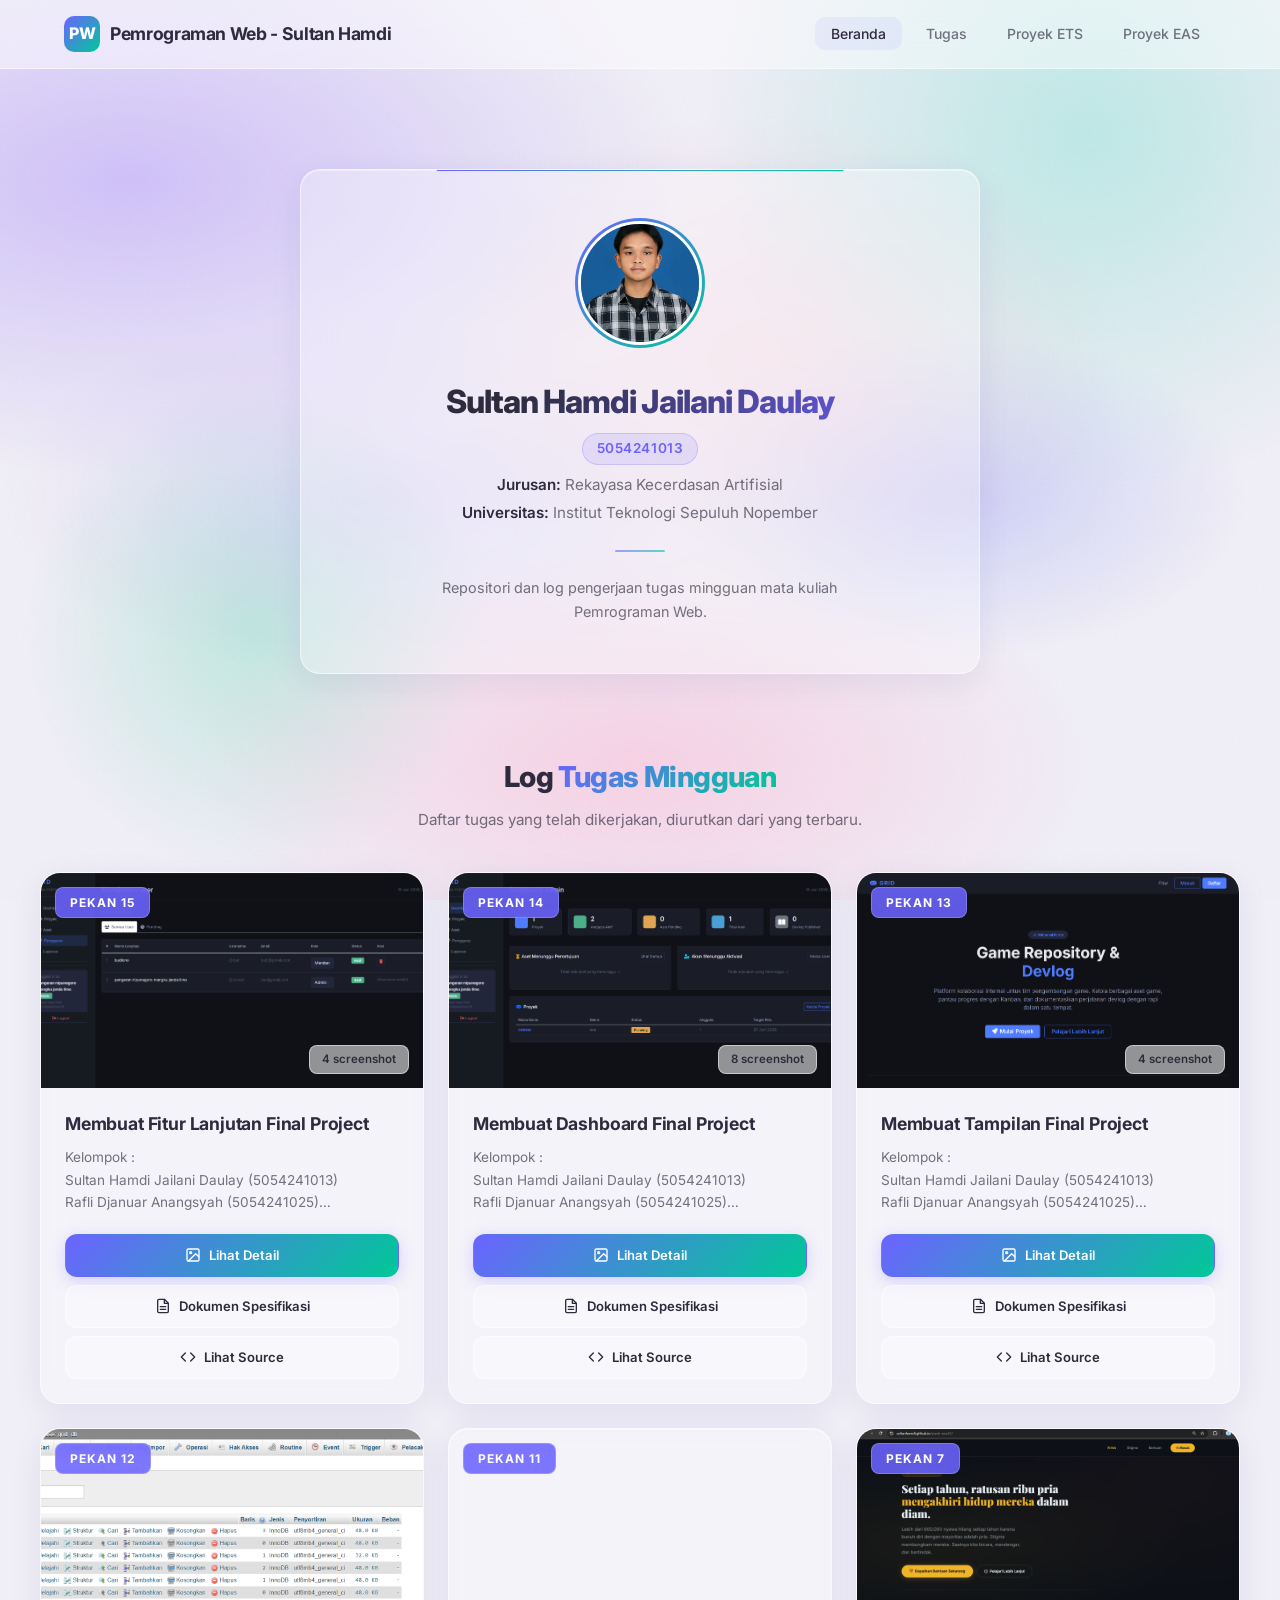
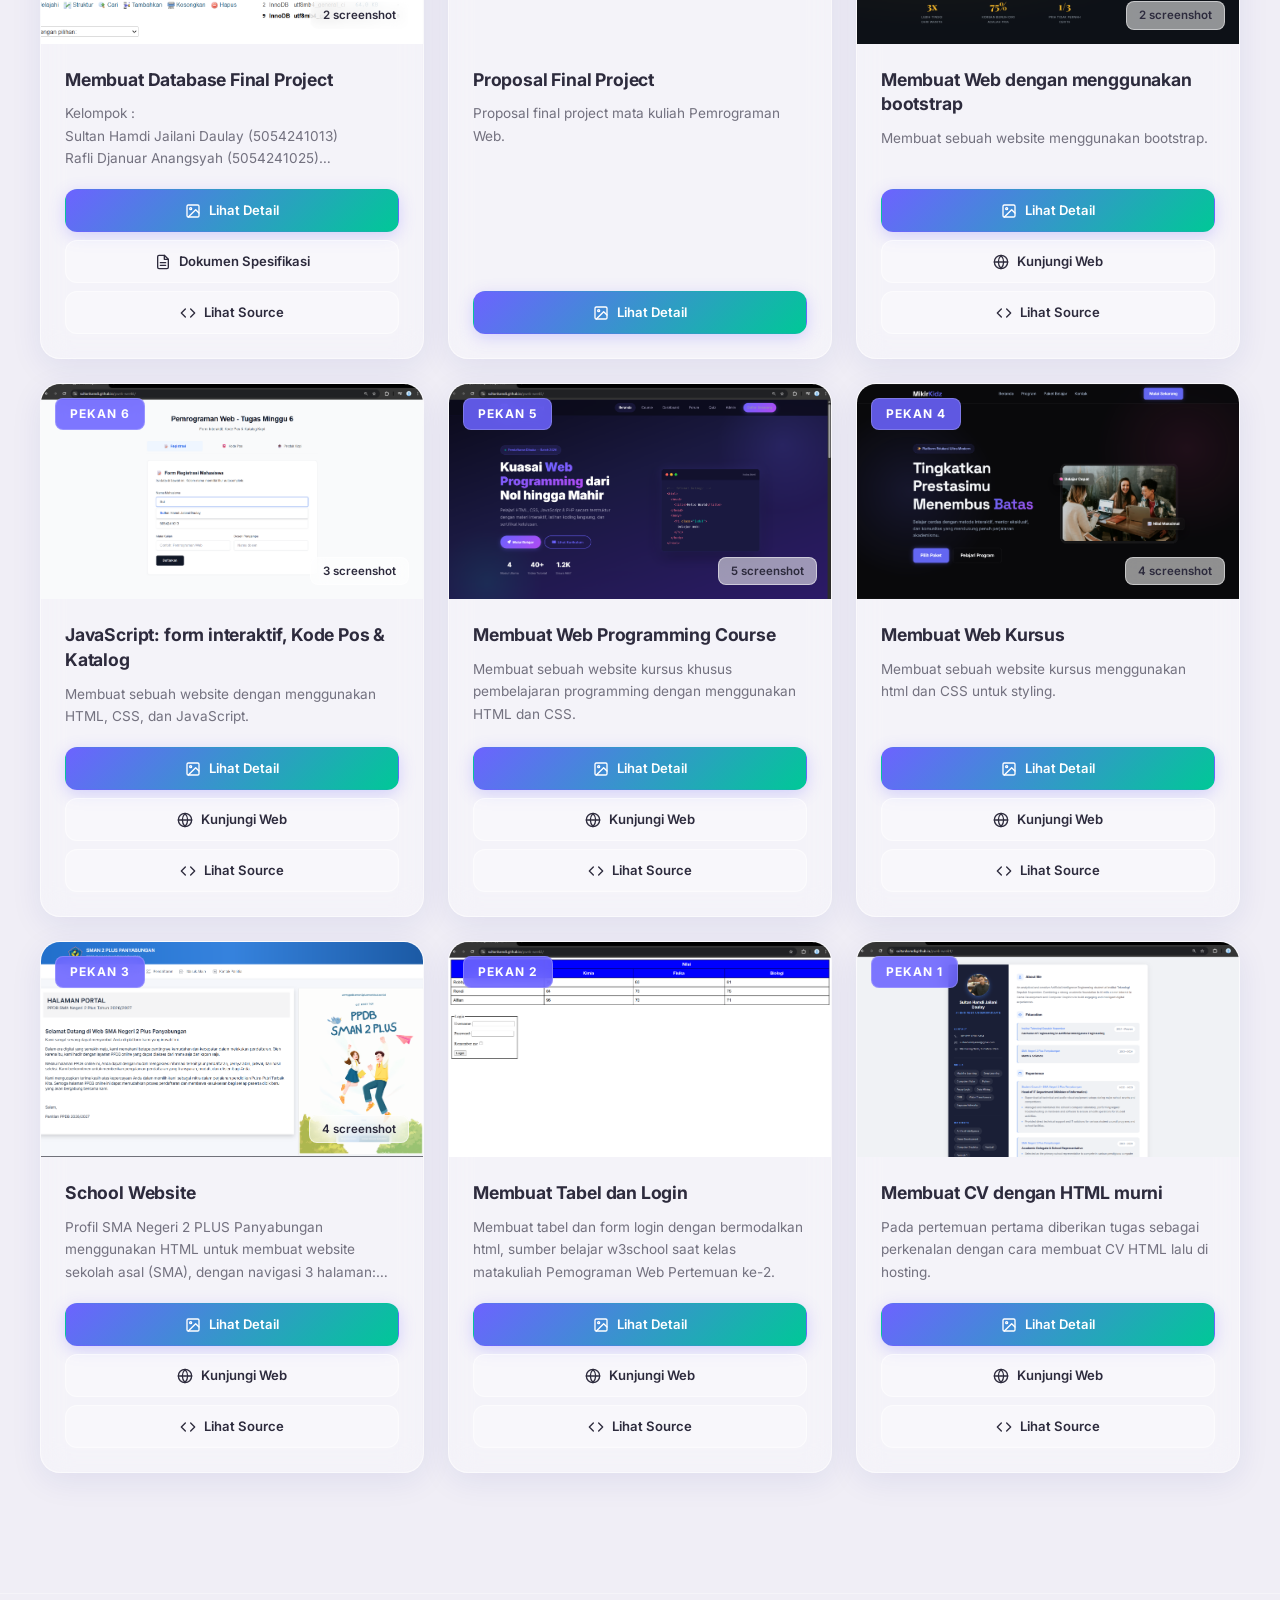
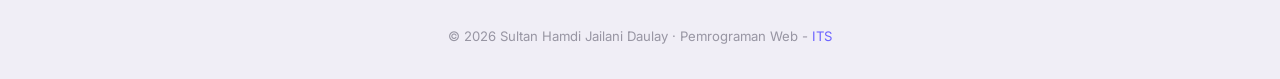
<file: index.html>
<!DOCTYPE html>
<html lang="id">

<head>
  <meta charset="UTF-8" />
  <meta name="viewport" content="width=device-width, initial-scale=1.0" />
  <meta name="description"
    content="Portal pengumpulan tugas mingguan mata kuliah Pemrograman Web - Sultan Hamdi Jailani Daulay, Rekayasa Kecerdasan Artifisial, ITS." />
  <meta name="theme-color" content="#f0eef6" />
  <title>Pemrograman Web - Sultan Hamdi Jailani Daulay</title>
  <link rel="stylesheet" href="style.css" />
</head>

<body>

  <!-- Noise texture overlay -->
  <div class="noise-overlay" aria-hidden="true"></div>

  <!--  NAVBAR  -->
  <nav class="navbar" id="navbar">
    <div class="container">
      <a href="#" class="navbar-brand">
        <div class="logo-icon" aria-hidden="true">PW</div>
        <span>Pemrograman Web - Sultan Hamdi</span>
      </a>
      <ul class="navbar-links">
        <li><a href="#hero" class="active" id="nav-home">Beranda</a></li>
        <li><a href="#tasks" id="nav-tasks">Tugas</a></li>
        <li><a href="ets.html" id="nav-ets">Proyek ETS</a></li>
        <li><a href="eas.html" id="nav-eas">Proyek EAS</a></li>
      </ul>
    </div>
  </nav>

  <main>
    <!--  HERO / PROFILE  -->
    <section class="hero container" id="hero">
      <div class="profile-card glass">
        <div class="profile-image-wrapper">
          <img src="image/profile.jpeg" alt="Foto Sultan Hamdi Jailani Daulay" class="profile-image" id="profile-img" />
        </div>

        <h1 class="profile-name">Sultan Hamdi Jailani Daulay</h1>

        <p class="profile-detail nim">5054241013</p>
        <p class="profile-detail"><strong>Jurusan:</strong> Rekayasa Kecerdasan Artifisial</p>
        <p class="profile-detail"><strong>Universitas:</strong> Institut Teknologi Sepuluh Nopember</p>

        <hr class="divider" />

        <p class="profile-bio">
          Repositori dan log pengerjaan tugas mingguan mata kuliah Pemrograman Web.
        </p>
      </div>
    </section>

    <!--  TASK SECTION  -->
    <section class="task-section container" id="tasks">
      <div class="section-header">
        <h2>Log <span class="accent">Tugas Mingguan</span></h2>
        <p>Daftar tugas yang telah dikerjakan, diurutkan dari yang terbaru.</p>
      </div>

      <!-- Cards will be injected here by script.js -->
      <div id="task-container"></div>
    </section>
  </main>

  <!--  FOOTER  -->
  <footer class="footer">
    <div class="container">
      <p>&copy; <span id="current-year"></span> Sultan Hamdi Jailani Daulay &middot; Pemrograman Web - <a
          href="https://www.its.ac.id" target="_blank" rel="noopener noreferrer">ITS</a></p>
    </div>
  </footer>

  <!-- Scroll-to-top -->
  <button class="scroll-top" id="scroll-top-btn" aria-label="Scroll to top">
    <svg xmlns="http://www.w3.org/2000/svg" viewBox="0 0 24 24" fill="none" stroke="currentColor" stroke-width="2"
      stroke-linecap="round" stroke-linejoin="round">
      <path d="M12 19V5" />
      <polyline points="5 12 12 5 19 12" />
    </svg>
  </button>

  <!-- Scripts: data first, then logic -->
  <script src="data.js"></script>
  <script src="script.js"></script>
</body>

</html>
</file>
<file: style.css>
/* =========================================
   GLOBAL RESETS & BASE
   ========================================= */
@import url('https://fonts.googleapis.com/css2?family=Inter:wght@300;400;500;600;700;800&display=swap');

*,
*::before,
*::after {
  margin: 0;
  padding: 0;
  box-sizing: border-box;
}

:root {
  /* Color Tokens - Bright Glassmorphism */
  --bg-primary: #f0eef6;
  --glass-bg: rgba(255, 255, 255, 0.30);
  --glass-bg-hover: rgba(255, 255, 255, 0.45);
  --glass-border: rgba(255, 255, 255, 0.55);
  --glass-border-hover: rgba(255, 255, 255, 0.75);
  --glass-shadow: rgba(31, 38, 135, 0.08);
  --text-primary: #2d2b3d;
  --text-secondary: rgba(45, 43, 61, 0.65);
  --text-muted: rgba(45, 43, 61, 0.45);
  --accent-1: #6c63ff;
  --accent-2: #00c897;
  --accent-3: #ff6b9d;
  --accent-gradient: linear-gradient(135deg, var(--accent-1), var(--accent-2));
  --border-radius: 20px;
  --border-radius-sm: 12px;
  --transition: 0.35s cubic-bezier(0.25, 0.46, 0.45, 0.94);
}

html {
  scroll-behavior: smooth;
  font-size: 16px;
}

body {
  font-family: 'Inter', -apple-system, BlinkMacSystemFont, sans-serif;
  background: var(--bg-primary);
  color: var(--text-primary);
  min-height: 100vh;
  overflow-x: hidden;
  line-height: 1.6;
  position: relative;
}

/* =========================================
   ANIMATED MESH GRADIENT BACKGROUND
   ========================================= */
body::before {
  content: '';
  position: fixed;
  inset: 0;
  z-index: -2;
  background:
    radial-gradient(ellipse 80% 60% at 10% 20%, rgba(167, 139, 250, 0.45) 0%, transparent 55%),
    radial-gradient(ellipse 60% 80% at 85% 15%, rgba(96, 220, 200, 0.35) 0%, transparent 50%),
    radial-gradient(ellipse 70% 50% at 50% 85%, rgba(255, 166, 201, 0.40) 0%, transparent 50%),
    radial-gradient(ellipse 50% 40% at 75% 55%, rgba(129, 140, 248, 0.30) 0%, transparent 45%),
    radial-gradient(ellipse 40% 60% at 20% 70%, rgba(52, 211, 153, 0.25) 0%, transparent 45%);
  animation: meshShift 18s ease-in-out infinite alternate;
}

body::after {
  content: '';
  position: fixed;
  inset: 0;
  z-index: -1;
  background:
    radial-gradient(ellipse 50% 50% at 60% 40%, rgba(251, 191, 207, 0.30) 0%, transparent 55%),
    radial-gradient(ellipse 60% 40% at 30% 55%, rgba(167, 139, 250, 0.20) 0%, transparent 50%);
  animation: meshShift2 22s ease-in-out infinite alternate;
}

@keyframes meshShift {
  0% {
    transform: translate(0, 0) scale(1);
  }
  33% {
    transform: translate(30px, -20px) scale(1.03);
  }
  66% {
    transform: translate(-20px, 15px) scale(0.98);
  }
  100% {
    transform: translate(10px, -10px) scale(1.01);
  }
}

@keyframes meshShift2 {
  0% {
    transform: translate(0, 0) rotate(0deg);
  }
  50% {
    transform: translate(-15px, 25px) rotate(2deg);
  }
  100% {
    transform: translate(20px, -15px) rotate(-1deg);
  }
}

/* Noise overlay for depth */
.noise-overlay {
  position: fixed;
  inset: 0;
  z-index: -1;
  opacity: 0.018;
  background-image: url("data:image/svg+xml,%3Csvg viewBox='0 0 256 256' xmlns='http://www.w3.org/2000/svg'%3E%3Cfilter id='n'%3E%3CfeTurbulence type='fractalNoise' baseFrequency='0.9' numOctaves='4' stitchTiles='stitch'/%3E%3C/filter%3E%3Crect width='100%25' height='100%25' filter='url(%23n)'/%3E%3C/svg%3E");
  pointer-events: none;
}

/* =========================================
   LAYOUT
   ========================================= */
.container {
  max-width: 1200px;
  margin: 0 auto;
  padding: 0 24px;
}

main {
  padding: 60px 0 80px;
}

/* =========================================
   GLASSMORPHISM BASE CLASS
   ========================================= */
.glass {
  background: var(--glass-bg);
  backdrop-filter: blur(15px);
  -webkit-backdrop-filter: blur(15px);
  border: 1px solid var(--glass-border);
  border-radius: var(--border-radius);
  box-shadow:
    0 8px 32px var(--glass-shadow),
    inset 0 1px 0 rgba(255, 255, 255, 0.45);
}

/* =========================================
   NAVBAR
   ========================================= */
.navbar {
  position: sticky;
  top: 0;
  z-index: 100;
  padding: 16px 0;
  background: rgba(255, 255, 255, 0.45);
  backdrop-filter: blur(20px);
  -webkit-backdrop-filter: blur(20px);
  border-bottom: 1px solid rgba(255, 255, 255, 0.5);
}

.navbar .container {
  display: flex;
  align-items: center;
  justify-content: space-between;
}

.navbar-brand {
  display: flex;
  align-items: center;
  gap: 10px;
  text-decoration: none;
  color: var(--text-primary);
}

.navbar-brand .logo-icon {
  width: 36px;
  height: 36px;
  border-radius: 10px;
  background: var(--accent-gradient);
  display: flex;
  align-items: center;
  justify-content: center;
  font-weight: 800;
  font-size: 16px;
  color: #fff;
  flex-shrink: 0;
}

.navbar-brand span {
  font-weight: 700;
  font-size: 1.1rem;
  letter-spacing: -0.02em;
}

.navbar-links {
  display: flex;
  gap: 8px;
  list-style: none;
}

.navbar-links a {
  text-decoration: none;
  color: var(--text-secondary);
  font-size: 0.875rem;
  font-weight: 500;
  padding: 8px 16px;
  border-radius: 10px;
  transition: var(--transition);
}

.navbar-links a:hover,
.navbar-links a.active {
  color: var(--text-primary);
  background: rgba(108, 99, 255, 0.08);
}

/* =========================================
   HERO / PROFILE SECTION
   ========================================= */
.hero {
  padding: 40px 0 60px;
}

.profile-card {
  max-width: 680px;
  margin: 0 auto;
  padding: 48px 40px;
  text-align: center;
  position: relative;
  overflow: hidden;
  transition: var(--transition);
}

.profile-card::before {
  content: '';
  position: absolute;
  top: -1px;
  left: 50%;
  transform: translateX(-50%);
  width: 60%;
  height: 2px;
  background: var(--accent-gradient);
  border-radius: 2px;
}

.profile-card:hover {
  border-color: var(--glass-border-hover);
  box-shadow:
    0 12px 48px rgba(108, 99, 255, 0.12),
    inset 0 1px 0 rgba(255, 255, 255, 0.5);
  transform: translateY(-2px);
}

.profile-image-wrapper {
  width: 130px;
  height: 130px;
  margin: 0 auto 28px;
  border-radius: 50%;
  padding: 3px;
  background: var(--accent-gradient);
  animation: ringPulse 4s ease-in-out infinite;
}

@keyframes ringPulse {
  0%, 100% {
    box-shadow: 0 0 0 0 rgba(108, 99, 255, 0.3);
  }
  50% {
    box-shadow: 0 0 0 10px rgba(108, 99, 255, 0);
  }
}

.profile-image {
  width: 100%;
  height: 100%;
  border-radius: 50%;
  object-fit: cover;
  border: 3px solid #fff;
  display: block;
}

.profile-name {
  font-size: 2rem;
  font-weight: 800;
  letter-spacing: -0.03em;
  margin-bottom: 6px;
  background: linear-gradient(135deg, #2d2b3d 30%, #6c63ff);
  -webkit-background-clip: text;
  -webkit-text-fill-color: transparent;
  background-clip: text;
}

.profile-detail {
  color: var(--text-secondary);
  font-size: 0.95rem;
  font-weight: 400;
  margin-bottom: 4px;
}

.profile-detail strong {
  color: var(--text-primary);
  font-weight: 600;
}

.profile-detail.nim {
  display: inline-block;
  padding: 4px 14px;
  margin-bottom: 8px;
  border-radius: 20px;
  background: rgba(108, 99, 255, 0.12);
  border: 1px solid rgba(108, 99, 255, 0.22);
  font-size: 0.85rem;
  font-weight: 600;
  color: #6c63ff;
  letter-spacing: 0.04em;
}

.divider {
  width: 50px;
  height: 2px;
  margin: 24px auto;
  background: var(--accent-gradient);
  border: none;
  border-radius: 2px;
  opacity: 0.6;
}

.profile-bio {
  color: var(--text-secondary);
  font-size: 0.9rem;
  line-height: 1.7;
  max-width: 480px;
  margin: 0 auto;
}

/* =========================================
   SECTION HEADER
   ========================================= */
.section-header {
  text-align: center;
  margin-bottom: 40px;
}

.section-header h2 {
  font-size: 1.8rem;
  font-weight: 800;
  letter-spacing: -0.02em;
  margin-bottom: 8px;
}

.section-header h2 .accent {
  background: var(--accent-gradient);
  -webkit-background-clip: text;
  -webkit-text-fill-color: transparent;
  background-clip: text;
}

.section-header p {
  color: var(--text-secondary);
  font-size: 0.95rem;
}

/* =========================================
   TASK GRID
   ========================================= */
.task-section {
  padding: 20px 0 40px;
}

#task-container {
  display: grid;
  grid-template-columns: repeat(auto-fill, minmax(340px, 1fr));
  gap: 24px;
}

/* =========================================
   TASK CARD
   ========================================= */
.task-card {
  padding: 0;
  overflow: hidden;
  transition: var(--transition);
  display: flex;
  flex-direction: column;
  opacity: 0;
  transform: translateY(30px);
  animation: fadeInUp 0.6s ease forwards;
}

.task-card:nth-child(1) { animation-delay: 0.05s; }
.task-card:nth-child(2) { animation-delay: 0.12s; }
.task-card:nth-child(3) { animation-delay: 0.19s; }
.task-card:nth-child(4) { animation-delay: 0.26s; }
.task-card:nth-child(5) { animation-delay: 0.33s; }
.task-card:nth-child(6) { animation-delay: 0.40s; }
.task-card:nth-child(7) { animation-delay: 0.47s; }
.task-card:nth-child(8) { animation-delay: 0.54s; }

@keyframes fadeInUp {
  to {
    opacity: 1;
    transform: translateY(0);
  }
}

.task-card:hover {
  transform: translateY(-6px);
  border-color: var(--glass-border-hover);
  background: var(--glass-bg-hover);
  box-shadow:
    0 20px 60px rgba(108, 99, 255, 0.10),
    0 0 0 1px rgba(108, 99, 255, 0.12),
    inset 0 1px 0 rgba(255, 255, 255, 0.5);
}

.task-card-thumbnail {
  width: 100%;
  aspect-ratio: 16 / 9;
  overflow: hidden;
  position: relative;
}

.task-card-thumbnail img {
  width: 100%;
  height: 100%;
  object-fit: cover;
  transition: transform 0.5s ease;
}

.task-card:hover .task-card-thumbnail img {
  transform: scale(1.06);
}

.task-card-thumbnail .week-badge {
  position: absolute;
  top: 14px;
  left: 14px;
  padding: 5px 14px;
  font-size: 0.75rem;
  font-weight: 700;
  text-transform: uppercase;
  letter-spacing: 0.08em;
  border-radius: 8px;
  background: rgba(108, 99, 255, 0.88);
  backdrop-filter: blur(8px);
  color: #fff;
  border: 1px solid rgba(255, 255, 255, 0.2);
}

.task-card-body {
  padding: 24px;
  flex: 1;
  display: flex;
  flex-direction: column;
}

.task-card-title {
  font-size: 1.1rem;
  font-weight: 700;
  letter-spacing: -0.01em;
  margin-bottom: 10px;
  line-height: 1.4;
  color: var(--text-primary);
}

.task-card-desc {
  color: var(--text-secondary);
  font-size: 0.85rem;
  line-height: 1.65;
  flex: 1;
  margin-bottom: 20px;
  display: -webkit-box;
  -webkit-line-clamp: 3;
  line-clamp: 3;
  -webkit-box-orient: vertical;
  overflow: hidden;
}

.task-card-actions {
  display: flex;
  gap: 10px;
}

/* =========================================
   BUTTONS
   ========================================= */
.btn {
  display: inline-flex;
  align-items: center;
  justify-content: center;
  gap: 8px;
  padding: 10px 18px;
  font-family: 'Inter', sans-serif;
  font-size: 0.82rem;
  font-weight: 600;
  border: none;
  border-radius: var(--border-radius-sm);
  cursor: pointer;
  text-decoration: none;
  transition: var(--transition);
  white-space: nowrap;
  flex: 1;
}

.btn svg {
  width: 16px;
  height: 16px;
  flex-shrink: 0;
}

.btn-primary {
  background: var(--accent-gradient);
  color: #fff;
  border: 1px solid transparent;
  box-shadow: 0 4px 16px rgba(108, 99, 255, 0.25);
}

.btn-primary:hover {
  box-shadow: 0 6px 24px rgba(108, 99, 255, 0.4);
  transform: translateY(-1px);
  filter: brightness(1.08);
}

.btn-secondary {
  background: rgba(255, 255, 255, 0.35);
  color: var(--text-primary);
  border: 1px solid rgba(255, 255, 255, 0.5);
}

.btn-secondary:hover {
  background: rgba(255, 255, 255, 0.55);
  border-color: var(--glass-border-hover);
  transform: translateY(-1px);
}

/* =========================================
   FOOTER
   ========================================= */
.footer {
  padding: 32px 0;
  text-align: center;
  border-top: 1px solid rgba(255, 255, 255, 0.35);
}

.footer p {
  color: var(--text-muted);
  font-size: 0.82rem;
}

.footer a {
  color: var(--accent-1);
  text-decoration: none;
  transition: var(--transition);
}

.footer a:hover {
  color: var(--accent-2);
}

/* =========================================
   SCROLL TO TOP BUTTON
   ========================================= */
.scroll-top {
  position: fixed;
  bottom: 28px;
  right: 28px;
  width: 46px;
  height: 46px;
  border-radius: 14px;
  background: var(--accent-gradient);
  border: none;
  color: #fff;
  cursor: pointer;
  display: flex;
  align-items: center;
  justify-content: center;
  opacity: 0;
  visibility: hidden;
  transform: translateY(10px);
  transition: var(--transition);
  box-shadow: 0 4px 20px rgba(108, 99, 255, 0.35);
  z-index: 50;
}

.scroll-top.visible {
  opacity: 1;
  visibility: visible;
  transform: translateY(0);
}

.scroll-top:hover {
  box-shadow: 0 6px 28px rgba(108, 99, 255, 0.5);
  transform: translateY(-2px);
}

.scroll-top svg {
  width: 20px;
  height: 20px;
}

/* =========================================
   EMPTY STATE
   ========================================= */
.empty-state {
  text-align: center;
  padding: 80px 20px;
  color: var(--text-muted);
}

.empty-state svg {
  width: 64px;
  height: 64px;
  margin-bottom: 16px;
  opacity: 0.4;
}

/* =========================================
   RESPONSIVE
   ========================================= */

/* Tablet */
@media (max-width: 768px) {
  main {
    padding: 40px 0 60px;
  }

  .profile-card {
    padding: 36px 28px;
  }

  .profile-name {
    font-size: 1.6rem;
  }

  .profile-image-wrapper {
    width: 110px;
    height: 110px;
  }

  #task-container {
    grid-template-columns: repeat(auto-fill, minmax(280px, 1fr));
    gap: 18px;
  }

  .section-header h2 {
    font-size: 1.5rem;
  }

  .navbar-links {
    display: none;
  }
}

/* Mobile */
@media (max-width: 480px) {
  html {
    font-size: 15px;
  }

  .container {
    padding: 0 16px;
  }

  main {
    padding: 28px 0 48px;
  }

  .hero {
    padding: 24px 0 40px;
  }

  .profile-card {
    padding: 32px 20px;
    border-radius: 16px;
  }

  .profile-name {
    font-size: 1.4rem;
  }

  .profile-image-wrapper {
    width: 100px;
    height: 100px;
    margin-bottom: 20px;
  }

  #task-container {
    grid-template-columns: 1fr;
    gap: 16px;
  }

  .task-card-actions {
    flex-direction: column;
  }

  .btn {
    width: 100%;
  }

  .section-header h2 {
    font-size: 1.3rem;
  }

  .scroll-top {
    bottom: 20px;
    right: 20px;
    width: 42px;
    height: 42px;
  }
}

/* =========================================
   TASK CARD - 3-BUTTON LAYOUT
   ========================================= */
.task-card-actions--triple {
  display: grid;
  grid-template-columns: 1fr;
  gap: 8px;
}

.task-card-actions--triple .btn-primary {
  grid-column: 1 / -1;
}

/* Screenshot count badge on thumbnail */
.screenshot-count {
  position: absolute;
  bottom: 14px;
  right: 14px;
  padding: 4px 12px;
  font-size: 0.72rem;
  font-weight: 600;
  border-radius: 8px;
  background: rgba(255, 255, 255, 0.55);
  backdrop-filter: blur(8px);
  color: var(--text-primary);
  border: 1px solid rgba(255, 255, 255, 0.5);
}

/* =========================================
   DETAIL PAGE - BACK BUTTON
   ========================================= */
.detail-back {
  padding: 32px 0 8px;
}

.detail-back .btn {
  display: inline-flex;
  width: auto;
  flex: none;
}

/* =========================================
   DETAIL PAGE - HEADER CARD
   ========================================= */
.detail-header {
  padding: 40px;
  margin-bottom: 48px;
  position: relative;
  overflow: hidden;
}

.detail-header::before {
  content: '';
  position: absolute;
  top: -1px;
  left: 50%;
  transform: translateX(-50%);
  width: 50%;
  height: 2px;
  background: var(--accent-gradient);
  border-radius: 2px;
}

.detail-badge {
  display: inline-block;
  margin-bottom: 16px;
  padding: 6px 16px;
  font-size: 0.78rem;
  font-weight: 700;
  text-transform: uppercase;
  letter-spacing: 0.08em;
  border-radius: 8px;
  background: rgba(108, 99, 255, 0.88);
  color: #fff;
}

.detail-title {
  font-size: 1.8rem;
  font-weight: 800;
  letter-spacing: -0.03em;
  line-height: 1.3;
  margin-bottom: 14px;
  background: linear-gradient(135deg, #2d2b3d 30%, #6c63ff);
  -webkit-background-clip: text;
  -webkit-text-fill-color: transparent;
  background-clip: text;
}

.detail-desc {
  color: var(--text-secondary);
  font-size: 0.95rem;
  line-height: 1.75;
  max-width: 720px;
  margin-bottom: 24px;
}

.detail-links {
  display: flex;
  gap: 12px;
  flex-wrap: wrap;
}

.detail-links .btn {
  flex: none;
  width: auto;
}

/* =========================================
   DETAIL PAGE - SCREENSHOT GALLERY
   ========================================= */
.detail-gallery-section {
  padding-bottom: 40px;
}

.detail-gallery {
  display: grid;
  grid-template-columns: 1fr;
  max-width: 900px;
  margin: 0 auto;
  gap: 32px;
}

.gallery-item {
  margin: 0;
  padding: 0;
  overflow: hidden;
  cursor: pointer;
  transition: var(--transition);
  opacity: 0;
  transform: translateY(24px);
  animation: fadeInUp 0.5s ease forwards;
}

.gallery-item:nth-child(1) { animation-delay: 0.05s; }
.gallery-item:nth-child(2) { animation-delay: 0.12s; }
.gallery-item:nth-child(3) { animation-delay: 0.19s; }
.gallery-item:nth-child(4) { animation-delay: 0.26s; }
.gallery-item:nth-child(5) { animation-delay: 0.33s; }
.gallery-item:nth-child(6) { animation-delay: 0.40s; }
.gallery-item:nth-child(7) { animation-delay: 0.47s; }
.gallery-item:nth-child(8) { animation-delay: 0.54s; }

.gallery-item:hover {
  transform: translateY(-4px);
  border-color: var(--glass-border-hover);
  box-shadow:
    0 16px 48px rgba(108, 99, 255, 0.12),
    0 0 0 1px rgba(108, 99, 255, 0.10),
    inset 0 1px 0 rgba(255, 255, 255, 0.5);
}

.gallery-item-img-wrapper {
  position: relative;
  width: 100%;
  overflow: hidden;
}

.gallery-item-img-wrapper img {
  width: 100%;
  height: auto;
  object-fit: contain;
  transition: transform 0.5s ease;
  display: block;
}

.gallery-item:hover .gallery-item-img-wrapper img {
  transform: scale(1.05);
}

.gallery-item-overlay {
  position: absolute;
  inset: 0;
  display: flex;
  align-items: center;
  justify-content: center;
  background: rgba(108, 99, 255, 0.25);
  opacity: 0;
  transition: opacity 0.3s ease;
}

.gallery-item:hover .gallery-item-overlay {
  opacity: 1;
}

.gallery-item-overlay svg {
  width: 36px;
  height: 36px;
  color: #fff;
  filter: drop-shadow(0 2px 8px rgba(0,0,0,0.2));
}

.gallery-item-caption {
  padding: 14px 18px;
  font-size: 0.85rem;
  font-weight: 600;
  color: var(--text-primary);
  text-align: center;
  letter-spacing: -0.01em;
}

/* =========================================
   LIGHTBOX
   ========================================= */
.lightbox-overlay {
  position: fixed;
  inset: 0;
  z-index: 1000;
  display: flex;
  flex-direction: column;
  align-items: center;
  justify-content: center;
  background: rgba(45, 43, 61, 0.85);
  backdrop-filter: blur(12px);
  opacity: 0;
  visibility: hidden;
  transition: opacity 0.3s ease, visibility 0.3s ease;
}

.lightbox-overlay.active {
  opacity: 1;
  visibility: visible;
}

.lightbox-close {
  position: absolute;
  top: 24px;
  right: 28px;
  width: 48px;
  height: 48px;
  border-radius: 14px;
  background: rgba(255, 255, 255, 0.15);
  border: 1px solid rgba(255, 255, 255, 0.25);
  color: #fff;
  font-size: 1.5rem;
  cursor: pointer;
  display: flex;
  align-items: center;
  justify-content: center;
  transition: var(--transition);
}

.lightbox-close:hover {
  background: rgba(255, 255, 255, 0.25);
}

.lightbox-img {
  max-width: 90vw;
  max-height: 80vh;
  border-radius: var(--border-radius);
  box-shadow: 0 20px 80px rgba(0, 0, 0, 0.3);
  object-fit: contain;
  transform: scale(0.92);
  transition: transform 0.35s cubic-bezier(0.25, 0.46, 0.45, 0.94);
}

.lightbox-overlay.active .lightbox-img {
  transform: scale(1);
}

.lightbox-caption {
  margin-top: 16px;
  color: rgba(255, 255, 255, 0.8);
  font-size: 0.88rem;
  font-weight: 500;
}

/* =========================================
   RESPONSIVE - DETAIL PAGE
   ========================================= */

/* Tablet */
@media (max-width: 768px) {
  .detail-header {
    padding: 28px 24px;
    margin-bottom: 32px;
  }

  .detail-title {
    font-size: 1.4rem;
  }

  .detail-gallery {
    grid-template-columns: 1fr;
    gap: 16px;
  }

  .task-card-actions--triple {
    grid-template-columns: 1fr;
  }
}

/* Mobile */
@media (max-width: 480px) {
  .detail-header {
    padding: 24px 18px;
    margin-bottom: 24px;
    border-radius: 16px;
  }

  .detail-title {
    font-size: 1.2rem;
  }

  .detail-links {
    flex-direction: column;
  }

  .detail-links .btn {
    width: 100%;
  }

  .detail-gallery {
    grid-template-columns: 1fr;
    gap: 14px;
  }

  .detail-back {
    padding: 20px 0 4px;
  }

  .lightbox-img {
    max-width: 96vw;
    border-radius: 12px;
  }

  .lightbox-close {
    top: 14px;
    right: 14px;
    width: 40px;
    height: 40px;
  }
}

/* =========================================
   ETS PAGE - HEADER
   ========================================= */
.ets-header {
  text-align: center;
}

.ets-badge {
  background: linear-gradient(135deg, #6c63ff, #ff6b9d);
  font-size: 0.82rem;
  letter-spacing: 0.06em;
}

.ets-title {
  font-size: 2.4rem;
}

.ets-subtitle {
  font-size: 1.1rem;
  font-weight: 500;
  color: var(--text-secondary);
  margin: 0 auto;
  max-width: none;
}

/* =========================================
   ETS PAGE - TWO-COLUMN CONTENT
   ========================================= */
.ets-content {
  display: grid;
  grid-template-columns: 1fr 1fr;
  gap: 32px;
  align-items: start;
  padding-bottom: 60px;
}

/* ---- Screenshot Collage Gallery ---- */
.ets-gallery {
  display: grid;
  grid-template-columns: 1fr 1fr;
  gap: 16px;
}

.ets-gallery-item {
  padding: 0;
  overflow: hidden;
  position: relative;
  transition: var(--transition);
  opacity: 0;
  transform: translateY(20px);
  animation: fadeInUp 0.5s ease forwards;
}

.ets-gallery-item:nth-child(1) { animation-delay: 0.05s; }
.ets-gallery-item:nth-child(2) { animation-delay: 0.12s; }
.ets-gallery-item:nth-child(3) { animation-delay: 0.19s; }

/* Hero image spans full width */
.ets-gallery-hero {
  grid-column: 1 / -1;
}

.ets-gallery-item:hover {
  transform: translateY(-4px);
  border-color: var(--glass-border-hover);
  box-shadow:
    0 16px 48px rgba(108, 99, 255, 0.12),
    inset 0 1px 0 rgba(255, 255, 255, 0.5);
}

.ets-gallery-item img {
  width: 100%;
  display: block;
  transition: transform 0.5s ease;
}

.ets-gallery-item:hover img {
  transform: scale(1.03);
}

.ets-gallery-label {
  position: absolute;
  bottom: 0;
  left: 0;
  right: 0;
  padding: 12px 18px;
  font-size: 0.82rem;
  font-weight: 700;
  color: #fff;
  background: linear-gradient(to top, rgba(0, 0, 0, 0.55), transparent);
  letter-spacing: -0.01em;
}


/* ---- Info Column ---- */
.ets-info {
  display: flex;
  flex-direction: column;
  gap: 28px;
}

/* ---- Description Card ---- */
.ets-desc-card {
  padding: 32px;
  transition: var(--transition);
}

.ets-desc-card:hover {
  border-color: var(--glass-border-hover);
  transform: translateY(-2px);
  box-shadow:
    0 12px 40px rgba(108, 99, 255, 0.10),
    inset 0 1px 0 rgba(255, 255, 255, 0.5);
}

.ets-desc-icon {
  width: 48px;
  height: 48px;
  border-radius: 14px;
  background: linear-gradient(135deg, rgba(108, 99, 255, 0.15), rgba(0, 200, 151, 0.12));
  display: flex;
  align-items: center;
  justify-content: center;
  margin-bottom: 20px;
}

.ets-desc-icon svg {
  width: 24px;
  height: 24px;
  color: var(--accent-1);
}

.ets-desc-title {
  font-size: 1.25rem;
  font-weight: 700;
  letter-spacing: -0.02em;
  margin-bottom: 12px;
  color: var(--text-primary);
}

.ets-desc-text {
  color: var(--text-secondary);
  font-size: 0.92rem;
  line-height: 1.75;
  margin-bottom: 20px;
}

.ets-features {
  border-top: 1px solid rgba(108, 99, 255, 0.10);
  padding-top: 18px;
}

.ets-features-title {
  font-size: 0.88rem;
  font-weight: 700;
  text-transform: uppercase;
  letter-spacing: 0.06em;
  color: var(--accent-1);
  margin-bottom: 12px;
}

.ets-features-list {
  list-style: none;
  display: flex;
  flex-direction: column;
  gap: 10px;
}

.ets-features-list li {
  display: flex;
  align-items: center;
  gap: 10px;
  font-size: 0.88rem;
  color: var(--text-secondary);
  line-height: 1.5;
}

.ets-feature-icon {
  font-size: 1.1rem;
  flex-shrink: 0;
}

/* =========================================
   ETS PAGE - ACTION LINK CARDS
   ========================================= */
.ets-actions-title {
  font-size: 1.25rem;
  font-weight: 700;
  letter-spacing: -0.02em;
  margin-bottom: 16px;
  color: var(--text-primary);
}

.ets-action-card {
  display: flex;
  align-items: center;
  gap: 16px;
  padding: 18px 22px;
  text-decoration: none;
  color: var(--text-primary);
  transition: var(--transition);
  margin-bottom: 12px;
  cursor: pointer;
  opacity: 0;
  transform: translateY(20px);
  animation: fadeInUp 0.5s ease forwards;
}

.ets-action-card:nth-child(2) { animation-delay: 0.08s; }
.ets-action-card:nth-child(3) { animation-delay: 0.16s; }
.ets-action-card:nth-child(4) { animation-delay: 0.24s; }
.ets-action-card:nth-child(5) { animation-delay: 0.32s; }

.ets-action-card:hover {
  transform: translateY(-3px);
  border-color: var(--glass-border-hover);
  background: var(--glass-bg-hover);
  box-shadow:
    0 12px 36px rgba(108, 99, 255, 0.12),
    inset 0 1px 0 rgba(255, 255, 255, 0.5);
}

.ets-action-icon {
  width: 48px;
  height: 48px;
  border-radius: 14px;
  display: flex;
  align-items: center;
  justify-content: center;
  flex-shrink: 0;
}

.ets-action-icon svg {
  width: 22px;
  height: 22px;
}

/* Colored icon backgrounds */
.ets-action-icon--ppt {
  background: linear-gradient(135deg, rgba(255, 107, 157, 0.18), rgba(255, 107, 157, 0.08));
  color: #ff6b9d;
}

.ets-action-icon--video {
  background: linear-gradient(135deg, rgba(255, 159, 67, 0.18), rgba(255, 159, 67, 0.08));
  color: #ff9f43;
}

.ets-action-icon--source {
  background: linear-gradient(135deg, rgba(108, 99, 255, 0.18), rgba(108, 99, 255, 0.08));
  color: #6c63ff;
}

.ets-action-icon--web {
  background: linear-gradient(135deg, rgba(0, 200, 151, 0.18), rgba(0, 200, 151, 0.08));
  color: #00c897;
}

.ets-action-text {
  flex: 1;
  display: flex;
  flex-direction: column;
  gap: 2px;
}

.ets-action-label {
  font-size: 0.95rem;
  font-weight: 700;
  letter-spacing: -0.01em;
}

.ets-action-sub {
  font-size: 0.78rem;
  color: var(--text-muted);
  font-weight: 400;
}

.ets-action-arrow {
  width: 20px;
  height: 20px;
  color: var(--text-muted);
  flex-shrink: 0;
  transition: var(--transition);
}

.ets-action-card:hover .ets-action-arrow {
  color: var(--accent-1);
  transform: translateX(4px);
}

/* ---- Links Row (infografis LEFT + actions RIGHT) ---- */
.ets-links-row {
  display: grid;
  grid-template-columns: 3fr 2fr;
  gap: 24px;
  align-items: start;
  margin-bottom: 40px;
  opacity: 0;
  transform: translateY(24px);
  animation: fadeInUp 0.6s ease forwards;
  animation-delay: 0.1s;
}

.ets-links-row .ets-actions {
  display: flex;
  flex-direction: column;
  gap: 12px;
}

.ets-infografis {
  padding: 0;
  overflow: hidden;
  position: relative;
  transition: var(--transition);
  border-radius: var(--border-radius);
}

.ets-infografis:hover {
  transform: translateY(-4px);
  border-color: var(--glass-border-hover);
  box-shadow:
    0 16px 48px rgba(108, 99, 255, 0.12),
    inset 0 1px 0 rgba(255, 255, 255, 0.5);
}

.ets-infografis img {
  width: 100%;
  display: block;
  transition: transform 0.5s ease;
}

.ets-infografis:hover img {
  transform: scale(1.03);
}

/* =========================================
   ETS PAGE - RESPONSIVE
   ========================================= */

/* Tablet */
@media (max-width: 768px) {
  .ets-content {
    grid-template-columns: 1fr;
    gap: 24px;
  }

  .ets-title {
    font-size: 1.8rem;
  }

  .ets-desc-card {
    padding: 24px;
  }

  .ets-gallery {
    gap: 12px;
  }

  .ets-links-row {
    grid-template-columns: 1fr;
  }
}

/* Mobile */
@media (max-width: 480px) {
  .ets-title {
    font-size: 1.5rem;
  }

  .ets-subtitle {
    font-size: 0.95rem;
  }

  .ets-desc-card {
    padding: 20px;
  }

  .ets-action-card {
    padding: 14px 16px;
    gap: 12px;
  }

  .ets-action-icon {
    width: 42px;
    height: 42px;
    border-radius: 12px;
  }

  .ets-action-icon svg {
    width: 18px;
    height: 18px;
  }

  .ets-action-label {
    font-size: 0.88rem;
  }

  .ets-gallery {
    grid-template-columns: 1fr;
    gap: 10px;
  }

  .ets-gallery-hero {
    grid-column: 1;
  }
}

/* =========================================
   ETS PAGE - EMBED SECTIONS (PPT & VIDEO)
   ========================================= */
.ets-embed-section {
  margin-bottom: 40px;
  opacity: 0;
  transform: translateY(24px);
  animation: fadeInUp 0.6s ease forwards;
  animation-delay: 0.15s;
}

.ets-embed-section:last-of-type {
  animation-delay: 0.25s;
}

.ets-embed-header {
  display: flex;
  align-items: center;
  gap: 16px;
  margin-bottom: 18px;
}

.ets-embed-icon {
  width: 48px;
  height: 48px;
  border-radius: 14px;
  display: flex;
  align-items: center;
  justify-content: center;
  flex-shrink: 0;
}

.ets-embed-icon svg {
  width: 22px;
  height: 22px;
}

.ets-embed-title {
  font-size: 1.25rem;
  font-weight: 700;
  letter-spacing: -0.02em;
  color: var(--text-primary);
  margin-bottom: 2px;
}

.ets-embed-sub {
  font-size: 0.82rem;
  color: var(--text-muted);
  font-weight: 400;
}

.ets-embed-viewer {
  position: relative;
  overflow: hidden;
  padding: 0;
  transition: var(--transition);
}

.ets-embed-viewer:hover {
  border-color: var(--glass-border-hover);
  box-shadow:
    0 16px 48px rgba(108, 99, 255, 0.10),
    inset 0 1px 0 rgba(255, 255, 255, 0.5);
}

.ets-embed-viewer iframe {
  width: 100%;
  aspect-ratio: 16 / 9;
  border: none;
  border-radius: var(--border-radius);
  display: block;
}

/* Placeholder shown when iframe src is empty */
.ets-embed-placeholder {
  display: flex;
  flex-direction: column;
  align-items: center;
  justify-content: center;
  padding: 60px 24px;
  text-align: center;
  gap: 12px;
  color: var(--text-muted);
}

.ets-embed-placeholder svg {
  width: 56px;
  height: 56px;
  opacity: 0.3;
  margin-bottom: 4px;
}

.ets-embed-placeholder p {
  font-size: 1rem;
  font-weight: 600;
  color: var(--text-secondary);
}

.ets-embed-placeholder span {
  font-size: 0.82rem;
  max-width: 400px;
  line-height: 1.6;
}

/* ---- Responsive ---- */
@media (max-width: 480px) {
  .ets-embed-header {
    gap: 12px;
  }

  .ets-embed-icon {
    width: 42px;
    height: 42px;
    border-radius: 12px;
  }

  .ets-embed-title {
    font-size: 1.05rem;
  }

  .ets-embed-placeholder {
    padding: 40px 16px;
  }

  .ets-embed-placeholder svg {
    width: 40px;
    height: 40px;
  }
}

/* =========================================
   ETS PAGE - OUR TEAM
   ========================================= */
.ets-team-section {
  margin-bottom: 40px;
  opacity: 0;
  transform: translateY(24px);
  animation: fadeInUp 0.6s ease forwards;
  animation-delay: 0.3s;
}

.ets-action-icon--team {
  background: linear-gradient(135deg, rgba(108, 99, 255, 0.18), rgba(255, 107, 157, 0.12));
  color: #6c63ff;
}

.ets-team-grid {
  display: grid;
  grid-template-columns: repeat(2, 1fr);
  gap: 20px;
}

.ets-team-card {
  padding: 32px 24px;
  text-align: center;
  transition: var(--transition);
  display: flex;
  flex-direction: column;
  align-items: center;
  gap: 14px;
}

.ets-team-card:hover {
  transform: translateY(-4px);
  border-color: var(--glass-border-hover);
  box-shadow:
    0 16px 48px rgba(108, 99, 255, 0.12),
    inset 0 1px 0 rgba(255, 255, 255, 0.5);
}

.ets-team-avatar {
  width: 72px;
  height: 72px;
  border-radius: 50%;
  background: var(--accent-gradient);
  display: flex;
  align-items: center;
  justify-content: center;
  flex-shrink: 0;
  box-shadow: 0 4px 16px rgba(108, 99, 255, 0.25);
}

.ets-team-avatar span {
  color: #fff;
  font-size: 1.3rem;
  font-weight: 800;
  letter-spacing: 0.02em;
}

.ets-team-name {
  font-size: 1rem;
  font-weight: 700;
  color: var(--text-primary);
  letter-spacing: -0.01em;
  line-height: 1.4;
}

.ets-team-nrp {
  display: inline-block;
  padding: 4px 14px;
  border-radius: 20px;
  background: rgba(108, 99, 255, 0.12);
  border: 1px solid rgba(108, 99, 255, 0.22);
  font-size: 0.8rem;
  font-weight: 600;
  color: #6c63ff;
  letter-spacing: 0.04em;
}

/* ---- Responsive ---- */
@media (max-width: 480px) {
  .ets-team-grid {
    grid-template-columns: 1fr;
    gap: 16px;
  }

  .ets-team-card {
    padding: 24px 20px;
  }

  .ets-team-avatar {
    width: 60px;
    height: 60px;
  }

  .ets-team-avatar span {
    font-size: 1.1rem;
  }
}
</file>
